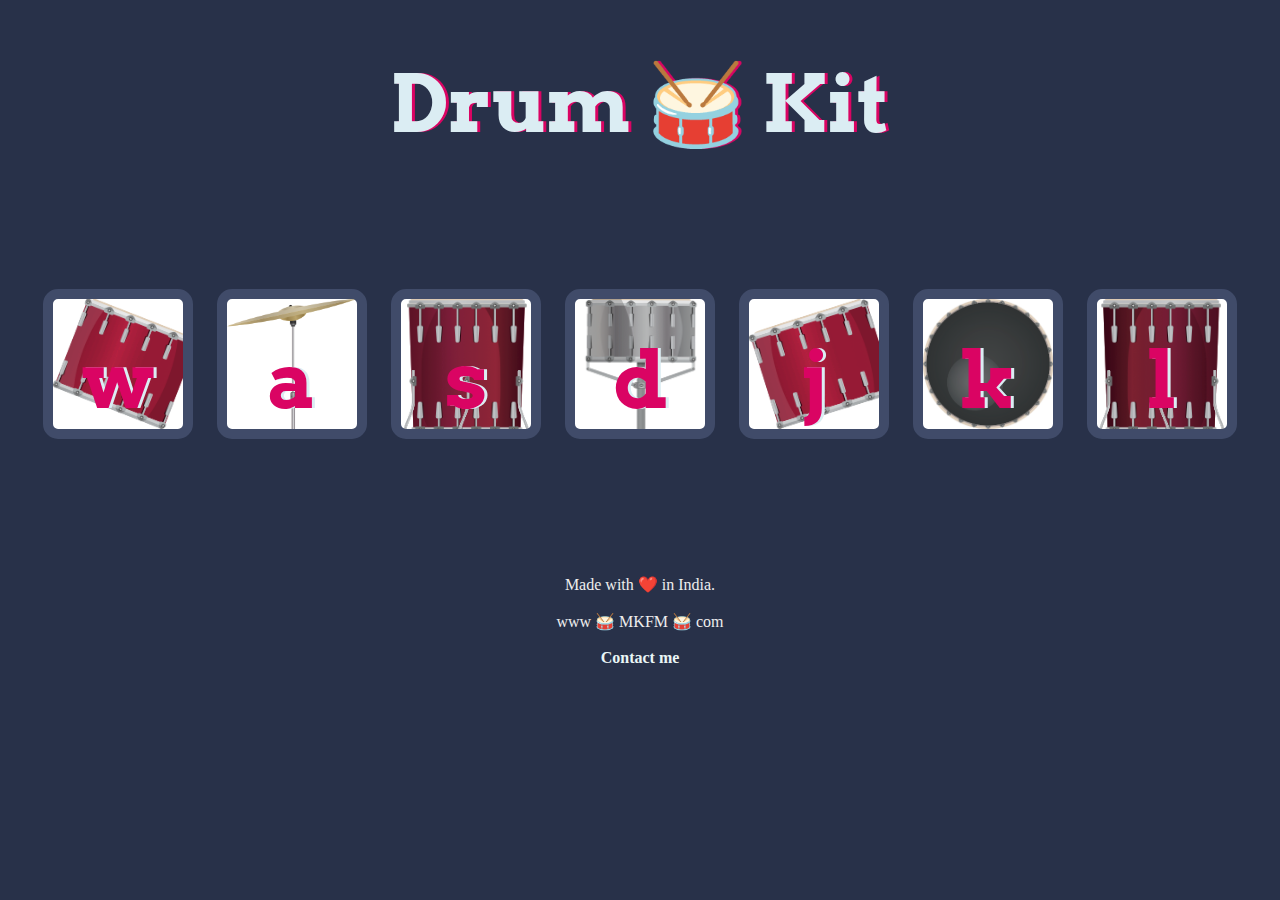
<file: index.html>
<!DOCTYPE html>
<html lang="en" dir="ltr">

<head>
  <meta charset="utf-8">
  <title>Drum Kit</title>
  <link rel="stylesheet" href="styles.css">
  <link href="https://fonts.googleapis.com/css?family=Arvo" rel="stylesheet">
</head>

<body>

  <h1 id="title">Drum 🥁 Kit</h1>
  <div class="set">
    <button class="w drum">w</button>
    <button class="a drum">a</button>
    <button class="s drum">s</button>
    <button class="d drum">d</button>
    <button class="j drum">j</button>
    <button class="k drum">k</button>
    <button class="l drum">l</button>
  </div>


  <footer>
      Made with ❤️ in India. <br><br>
      www 🥁 MKFM 🥁 com <br><br>
      <a href="contact.html">Contact me</a>
    </footer>
  <script src="index.js" charset="utf-8"></script>
</body>

</html>
</file>
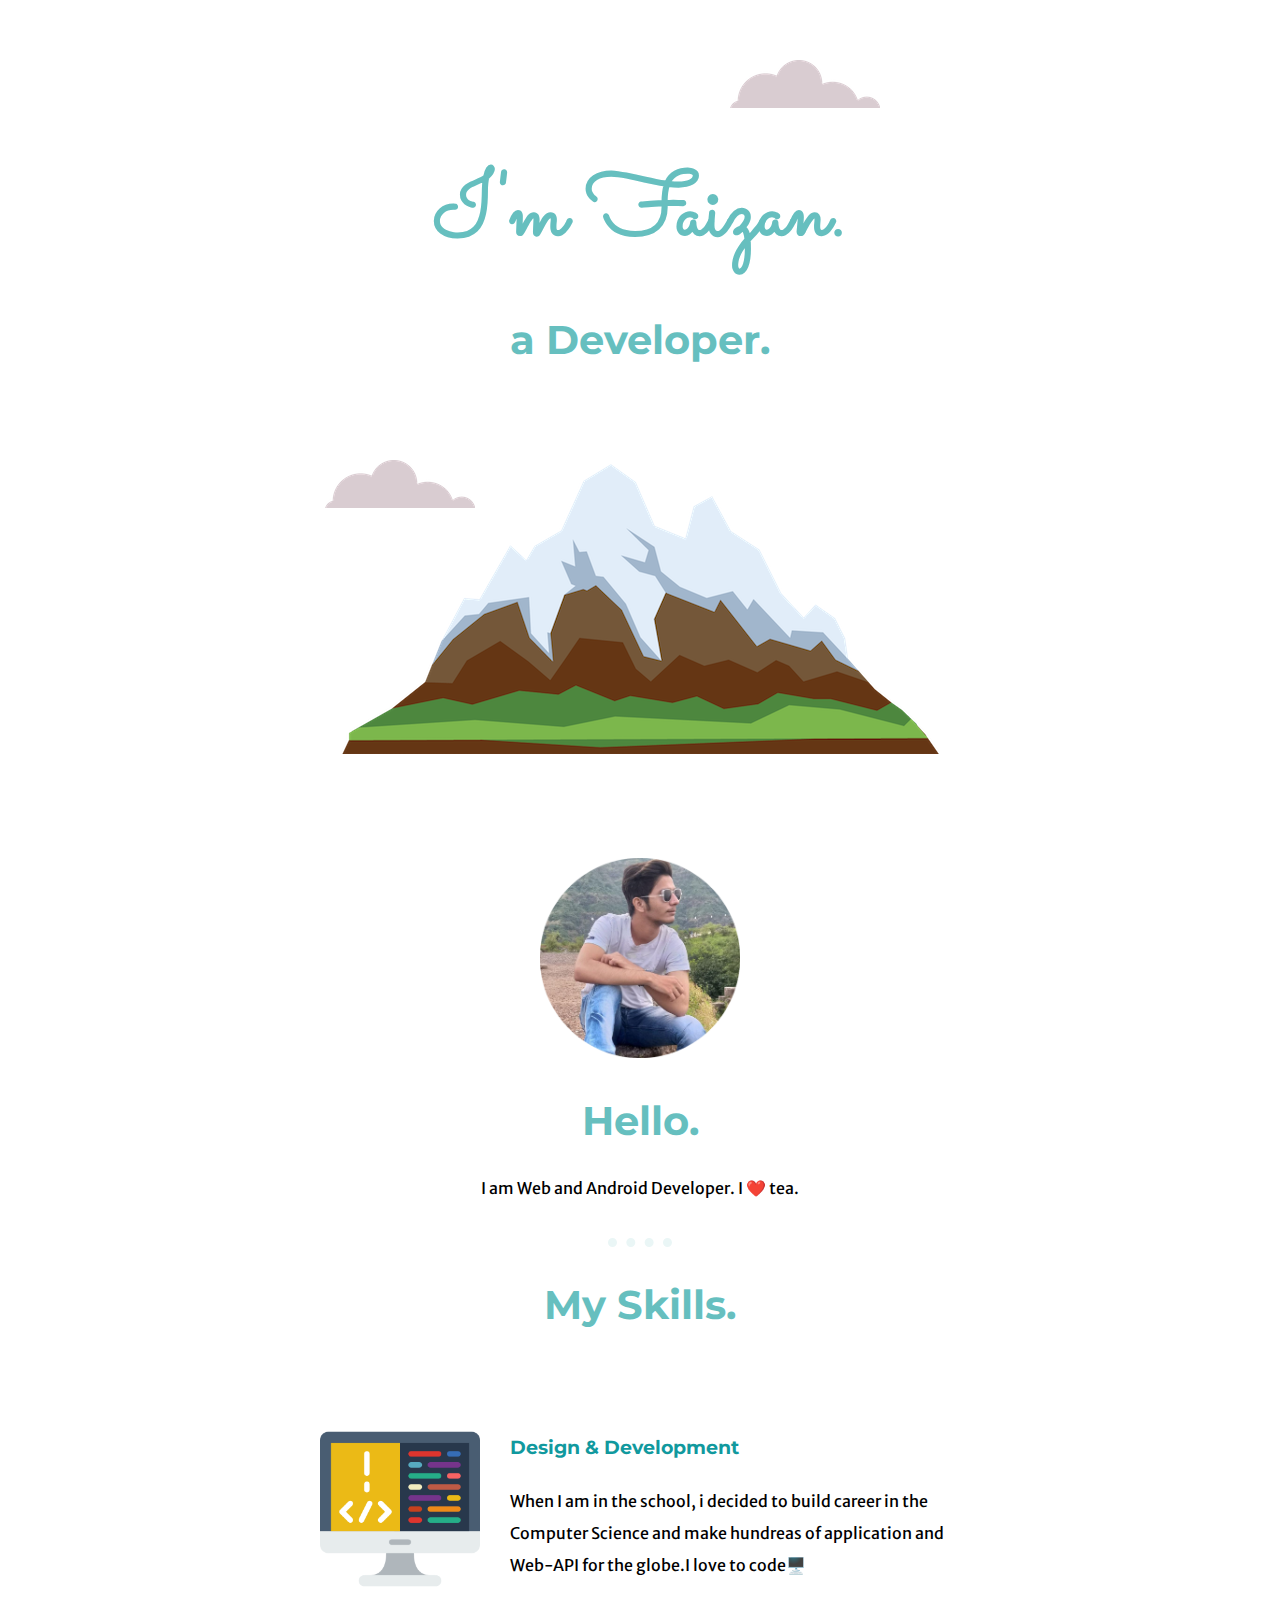
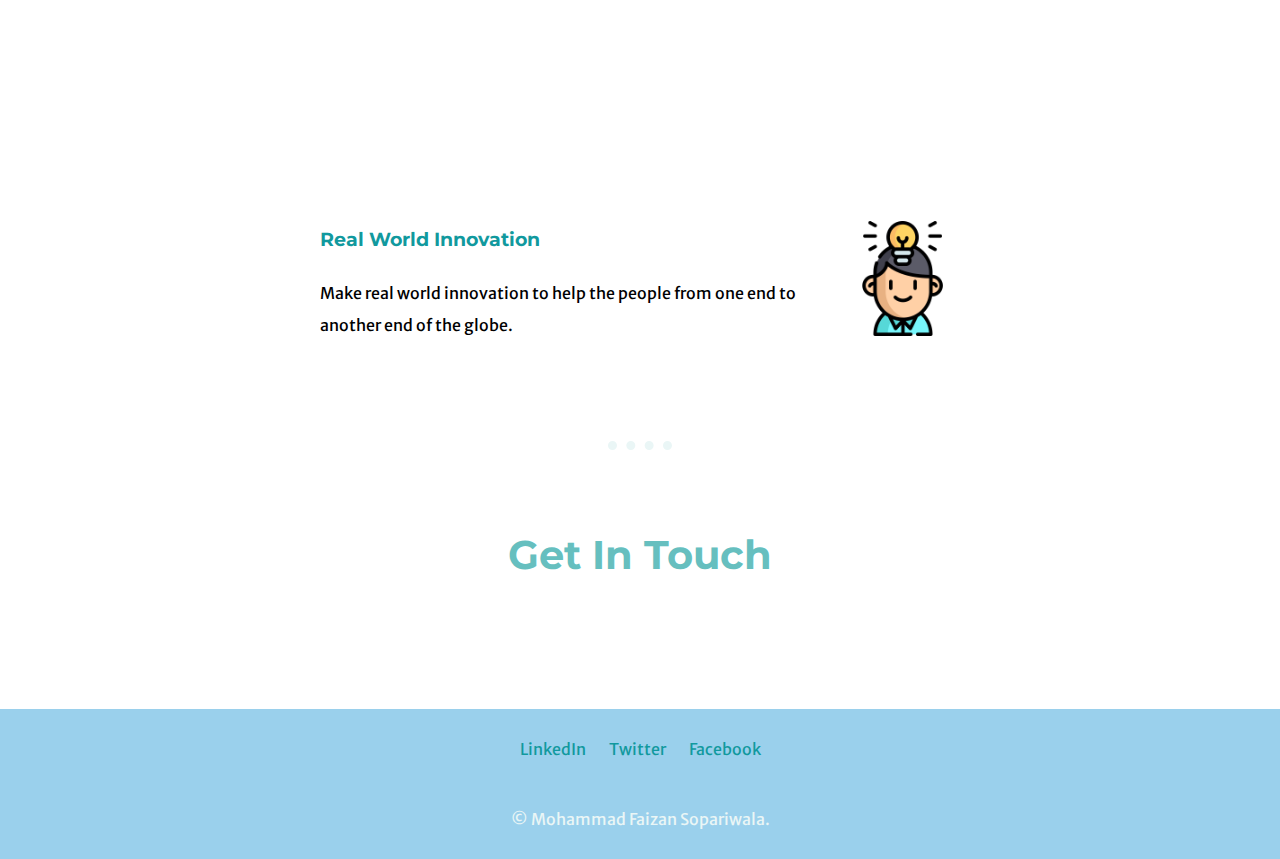
<file: contact.html>
<!DOCTYPE html>
<html lang="en" dir="ltr">
  <head>
    <meta charset="utf-8">
    <title>Faizan Sopariwala</title>
    <link rel="stylesheet" href="css/styles1.css">
    <link rel="icon" href="faizan.ico">
    <link rel="preconnect" href="https://fonts.googleapis.com">
    <link rel="preconnect" href="https://fonts.gstatic.com" crossorigin>
    <link href="https://fonts.googleapis.com/css2?family=Merriweather&family=Merriweather+Sans&family=Montserrat&family=Neonderthaw&family=Sacramento&display=swap" rel="stylesheet">
  <body>

<div class="topc">
  <img class="topcloud"src="images/cloud.png" alt="cloud-img">
  <h1 class="a">I'm Faizan.</h1>
  <h2 class="b">a Developer.</h2>
  <img class="bottomcloud"src="images/cloud.png" alt="cloud-img">
  <img src="images/mountain.png" alt="mountain-img" class="mountain">
</div>
<div class="middle-container">
  <div class="profile">
    <img src="images/me1-modified.png" alt="profile-img" class="proimg">
    <h2>Hello.</h2>
    <p>I am Web and Android Developer. I ❤️ tea.</p>
  </div>
  <hr>
  <div class="skills">
    <h2>My Skills.</h2>
    <div class="skill-row">
      <img class="skill" src="images/coding.png" alt="comp-img" class="comp">
      <h3>Design & Development</h3>
      <p class="sp">When I am in the school, i decided to build career in the Computer Science and make hundreas of application and Web-API for the globe.I love to code🖥️</p>
    </div><br><br>
    <div class="skill-row">
      <img class="skill1" src="images/creative.png" alt="lamp-img">
      <h3>Real World Innovation</h3>
      <p class="sp1">Make real world innovation to help the people from one end to another end of the globe.</p>
    </div>
  </div>
  <hr>
  <div class="contact-me">
    <h2 class="h2">Get In Touch</h2>

  </div>
</div>


<div class="bottom-container">
  <a class="footer-link" href="https://www.linkedin.com/in/mohammad-faizan-sopariwala-161337217">LinkedIn</a>
  <a class="footer-link" href="https://twitter.com/Faizan_2901">Twitter</a>
  <a class="footer-link" href="https://www.facebook.com/sopariwala.mofaizan">Facebook</a>
  <p class="fp">© Mohammad Faizan Sopariwala.</p>
</div>

  </body>
</html>
</file>
<file: styles.css>
body {
  text-align: center;
  background-color: #283149;
}

h1 {
  font-size: 5rem;
  color: #DBEDF3;
  font-family: "Arvo", cursive;
  text-shadow: 3px 0 #DA0463;

}

footer {
  color: #DBEDF3;
  font-family: sans-serif;
}

.w {
    background-image: url('images/tom1.png');
    background-size: cover;
}

.a {
  background-image: url('images/crash.png');
  background-size: cover;
}

.s {
  background-image: url('images/tom3.png');
  background-size: cover;
}

.d {
  background-image: url('images/snare.png');
  background-size: cover;
}

.j {
  background-image: url('images/tom2.png');
  background-size: cover;
}

.k {
  background-image: url('images/kick.png');
  background-size: cover;
}

.l {
  background-image: url('images/tom4.png');
  background-size: cover;
}

.set {
  margin: 10% auto;
}

.game-over {
  background-color: red;
  opacity: 0.8;
}

.pressed {
  box-shadow: 0 3px 4px 0 #DBEDF3;
  opacity: 0.5;
}

.red {
  color: red;
}

.drum {
  outline: none;
  border: 10px solid #404B69;
  font-size: 5rem;
  font-family: 'Arvo', cursive;
  line-height: 2;
  font-weight: 900;
  color: #DA0463;
  text-shadow: 3px 0 #DBEDF3;
  border-radius: 15px;
  display: inline-block;
  width: 150px;
  height: 150px;
  text-align: center;
  margin: 10px;
  background-color: white;
}
a{
  text-decoration: none;
  font-weight: bold;
  color: #EAF6F6;
}
footer {
  margin-top: 5%;
  color: #EEEEEE;
  text-align: center;
  font-family: 'Indie Flower', cursive;

}
</file>
<file: css/styles1.css>
body{
  margin: 0;
  text-align: center;
  font-family: 'Merriweather Sans', sans-serif;

}
.topc{
  /*background-color: #EAF6F6;*/
  margin: 0;
  position: relative;
  padding: 100px;

}
h1{
  margin: 50px auto 0 auto;
  font-family: 'Sacramento', cursive;
  font-size: 5.625rem;
  color: #66BFBF;

}
h2{
  font-family: 'Montserrat', sans-serif;
  font-size: 2.5rem;
  color: #66BFBF;

}
h3{
  font-family: 'Montserrat', sans-serif;
  color: #11999E;
}
p{
  margin: 0;
}

.topcloud{
  position: absolute;
  right: 400px;
  top: 60px;
}
.bottomcloud{
  position: absolute;
  left: 325px;
  bottom: 350px;
}
.proimg{
  height: 200px;
  width: 200px;
}
.skill{
  width: 25%;
  float: left;
  margin-right: 30px;

}
.skill1{
  width: 18%;
  float: right;
  margin:auto auto auto 30px;
}
.footer-link{
  color: #11999E;
}
.skill-row{
  margin:100px auto 100px auto;
  width: 50%;
  text-align: left;
  line-height: 2;
}
hr{
  margin-top: 40px;
  border-color: #EAF6F6;
  border-width: 9px;
  width: 5%;
  border-style:dotted none none none;
}
.footer-link{
  color: #11999E;
}
.contact-me{
  margin:50px auto 100px auto;
}
.btn {
  background: #3498db;
  font-family:Arial;
  color: #ffffff;
  font-size: 19px;
  padding: 10px 20px 10px 20px;
  text-decoration: none;
  border-radius: 8px;
}

.btn:hover {
  background: #3cb0fd;
}
.bottom-container{
  background-color: #9AD0EC;
  padding: 30px;

}
.footer-link{
  margin: 10px;
  text-decoration: none;

}
.footer-link:hover{
  color: #EAF6F6;
}
.fp{
  padding: 50px 0 0 0;
  color: #EAF6F6;
}
.h2{
  padding: 30px;
}
</file>
